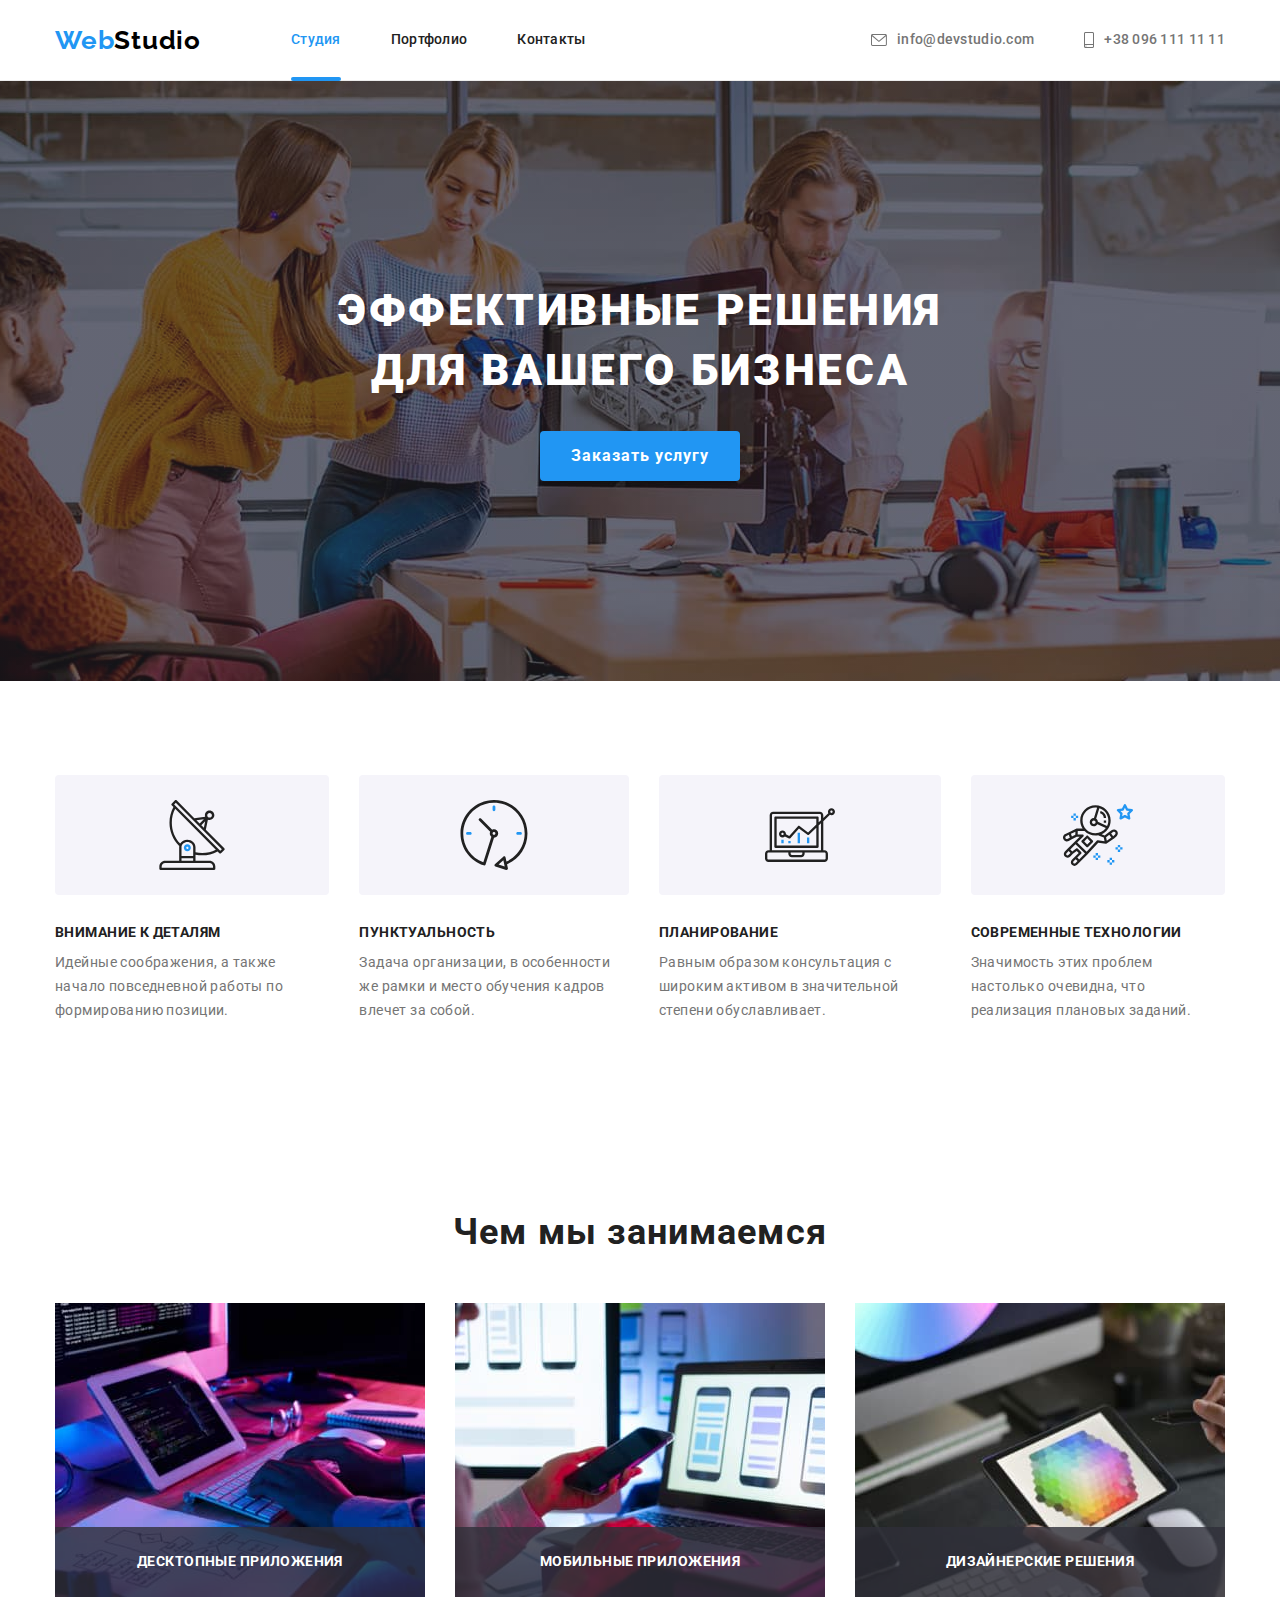
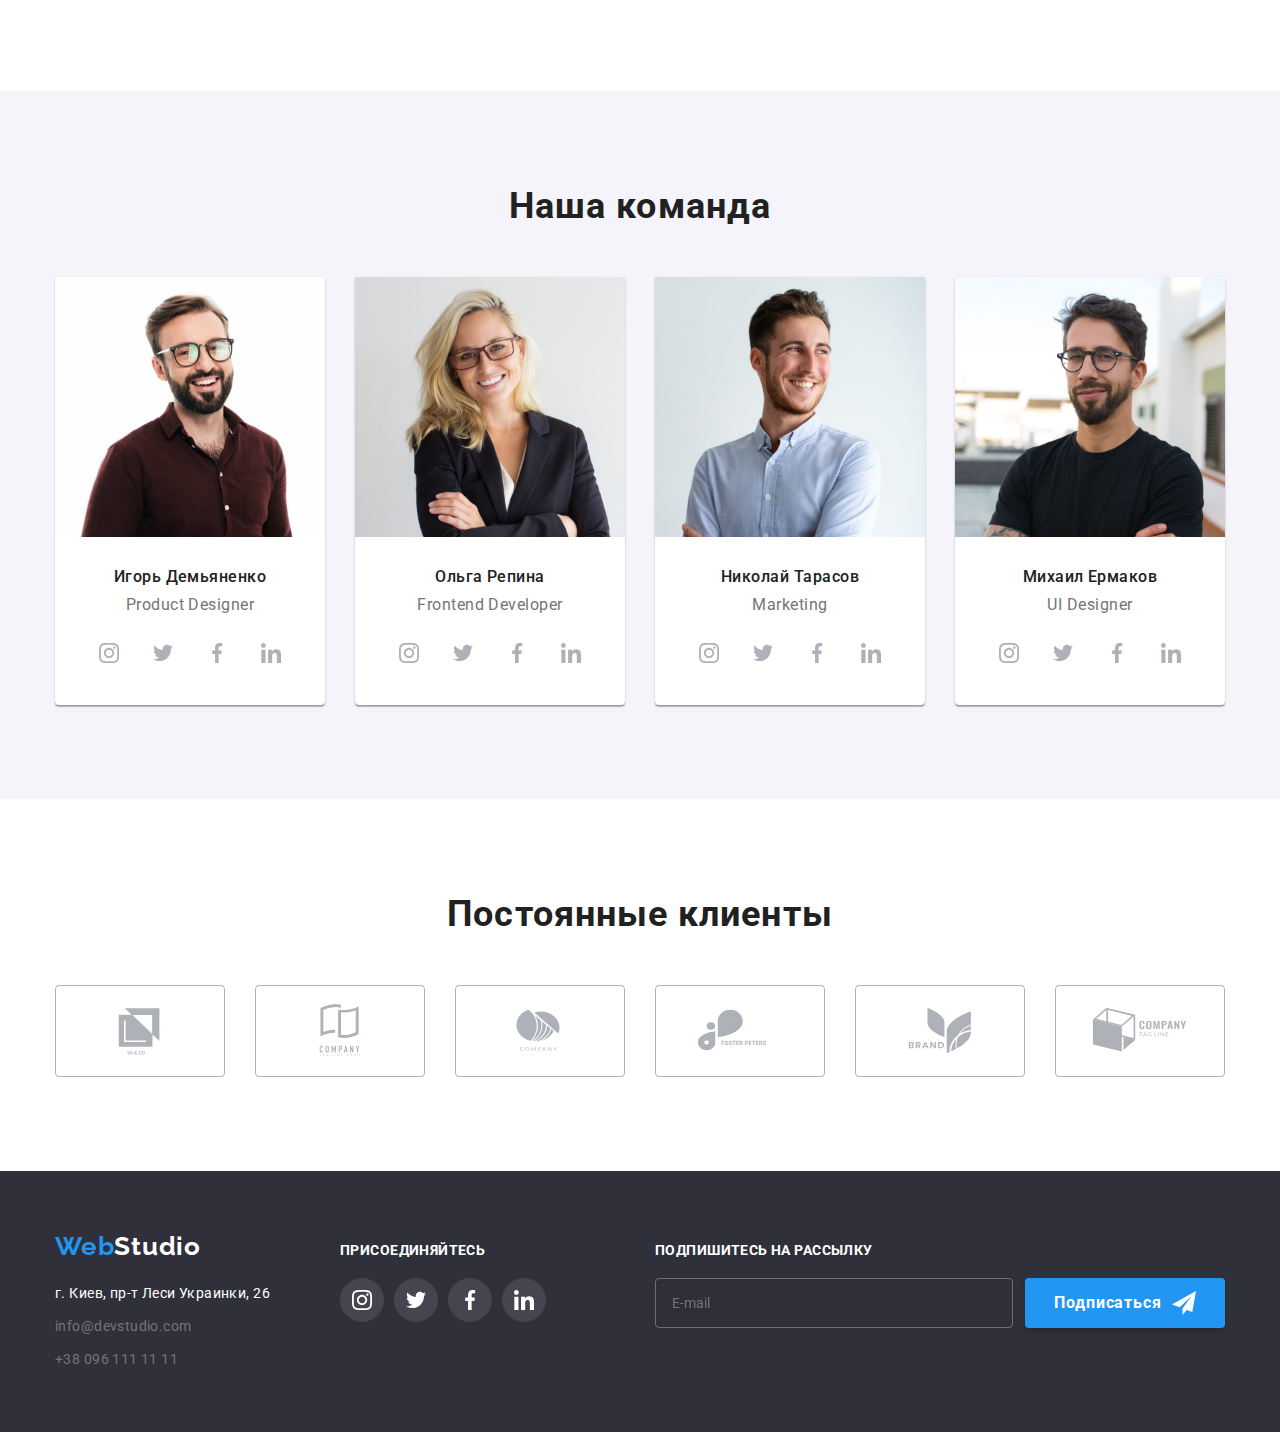
<file: index.html>
<!DOCTYPE html>
<html lang="ru">

<head>
  <meta charset="UTF-8" />
  <meta http-equiv="X-UA-Compatible" content="IE=edge" />
  <meta name="viewport" content="width=device-width, initial-scale=1.0" />
  <link rel="preconnect" href="https://fonts.googleapis.com">
  <link rel="preconnect" href="https://fonts.gstatic.com" crossorigin>
  <link href="https://fonts.googleapis.com/css2?family=Raleway:wght@700&family=Roboto:wght@400;500;700;900&display=swap"
    rel="stylesheet">
  <link rel="stylesheet" href="https://cdnjs.cloudflare.com/ajax/libs/modern-normalize/1.1.0/modern-normalize.min.css">
  <link rel="stylesheet" href="./css/main.min.css" />
  <title>WebStudio</title>
</head>

<body>
  <header class="header">
    <div class="header__container container">
      <nav class="nav">
        <a class="logo link" href="./index.html"><span class="logo__decoration">Web</span>Studio</a>
        <ul class="nav-list list">
          <li class="nav-list__item"><a class="header__link nav-list__link link nav-list__link--active"
              href="./index.html">Студия</a></li>
          <li class="nav-list__item"><a class="header__link nav-list__link link" href="./portfolio.html">Портфолио</a>
          </li>
          <li class="nav-list__item"><a class="header__link nav-list__link link" href="#">Контакты</a></li>
        </ul>
      </nav>
      <ul class="contacts-list list">
        <li class="contacts-list__item"><a class="header__link contacts-list__link link"
            href="mailto:info@devstudio.com">
            <svg class="contacts-list__icon" aria-label="связаться с нами по email" width="16px" height="12px">
              <use href="./images/symbol-defs.svg#icon-envelope"></use>
            </svg>
            info@devstudio.com</a></li>
        <li class="contacts-list__item"><a class="header__link contacts-list__link link" href="tel:+380961111111">
            <svg class="contacts-list__icon" aria-label="связаться с нами по телефону" width="10px" height="16px">
              <use href="./images/symbol-defs.svg#icon-smartphone"></use>
            </svg>
            +38 096 111 11 11</a></li>
      </ul>
    </div>
  </header>
  <main>
    <section class="hero">
      <h1 class="hero__title">Эффективные решения для вашего бизнеса</h1>
      <button class="btn" type="button" data-modal-open>Заказать услугу</button>
    </section>
    <section class="section benefits">
      <div class="container">
        <h2 class="benefits__title title">наши преимущества</h2>
        <ul class="benefits__list list">
          <li class="benefits__item">
            <div class="benefits__box"><svg class="icon" width="70px" height="70px" aria-hidden="true">
                <use href="./images/symbol-defs.svg#icon-antenna"></use>
              </svg></div>
            <h3 class="benefits__sub-title">Внимание к деталям</h3>
            <p class="benefits__text">
              Идейные соображения, а также начало повседневной работы по
              формированию позиции.
            </p>
          </li>
          <li class="benefits__item">
            <div class="benefits__box"><svg class="icon" width="70px" height="70px" aria-hidden="true">
                <use href="./images/symbol-defs.svg#icon-clock"></use>
              </svg></div>
            <h3 class="benefits__sub-title">Пунктуальность</h3>
            <p class="benefits__text">
              Задача организации, в особенности же рамки и место обучения кадров
              влечет за собой.
            </p>
          </li>
          <li class="benefits__item">
            <div class="benefits__box"><svg class="icon" width="70px" height="70px" aria-hidden="true">
                <use href="./images/symbol-defs.svg#icon-diagram"></use>
              </svg>
            </div>
            <h3 class="benefits__sub-title">Планирование</h3>
            <p class="benefits__text">
              Равным образом консультация с широким активом в значительной
              степени обуславливает.
            </p>
          </li>
          <li class="benefits__item">
            <div class="benefits__box"><svg class="icon" width="70px" height="70px" aria-hidden="true">
                <use href="./images/symbol-defs.svg#icon-astronaut"></use>
              </svg>
            </div>
            <h3 class="benefits__sub-title">Современные технологии</h3>
            <p class="benefits__text">
              Значимость этих проблем настолько очевидна, что реализация
              плановых заданий.
            </p>
          </li>
        </ul>
      </div>
    </section>
    <section class="section our-work">
      <div class="container">
        <h2 class="title">Чем мы занимаемся</h2>
        <ul class="our-work__list list">
          <li class="our-work__item">
            <a href="#"><img class="img" src="./images/image1.jpeg" alt="процес написания кода на компьютере"
                width="370" height="294" />
              <p class="our-work__text">Десктопные приложения</p>
            </a>
          </li>
          <li class="our-work__item">
            <a href="#"><img class="img" src="./images/image2.jpeg" alt="процес написания приложения для смартфона"
                width="370" height="294" />
              <p class="our-work__text">Мобильные приложения</p>
            </a>
          </li>
          <li class="our-work__item">
            <a href="#"><img class="img" src="./images/image3.jpeg" alt="дизайнер выбирает цвет из палитры на планшете"
                width="370" height="294" />
              <p class="our-work__text">Дизайнерские решения</p>
            </a>
          </li>
        </ul>
      </div>
    </section>
    <section class="section team">
      <div class="container">
        <h2 class="title">Наша команда</h2>
        <ul class="team-list list">
          <li class="employee">
            <img class="employee__photo img" src="./images/igor_demyanenko.jpeg" alt="фото Игоря Демьяненко" width="270"
              height="260" />
            <h3 class="employee__name">Игорь Демьяненко</h3>
            <p class="employee__job-title">Product Designer</p>
            <ul class="social-network list">
              <li class="network-item">
                <a class="social-network__link" href="#"><svg class="social-network__icon"
                    aria-label="перейти на профиль в instagram" width="20px" height="20px">
                    <use href="./images/symbol-defs.svg#icon-instagram"></use>
                  </svg></a>
              </li>
              <li class="network-item">
                <a class="social-network__link" href="#"><svg class="social-network__icon"
                    aria-label="перейти на профиль в twitter" width="20px" height="20px">
                    <use href="./images/symbol-defs.svg#icon-twitter"></use>
                  </svg></a>
              </li>
              <li class="network-item">
                <a class="social-network__link" href="#"><svg class="social-network__icon"
                    aria-label="перейти на профиль в facebook" width="20px" height="20px">
                    <use href="./images/symbol-defs.svg#icon-facebook"></use>
                  </svg></a>
              </li>
              <li class="network-item">
                <a class="social-network__link" href="#"><svg class="social-network__icon"
                    aria-label="перейти на профиль в linkedin" width="20px" height="20px">
                    <use href="./images/symbol-defs.svg#icon-linkedin"></use>
                  </svg></a>
              </li>
            </ul>
          </li>
          <li class="employee">
            <img class="employee__photo img" src="./images/olga_repina.jpeg" alt="фото Ольги Репиной" width="270" height="260" />
            <h3 class="employee__name">Ольга Репина</h3>
            <p class="employee__job-title">Frontend Developer</p>
            <ul class="social-network list">
              <li class="network-item">
                <a class="social-network__link" href="#"><svg class="social-network__icon"
                    aria-label="перейти на профиль в instagram" width="20px" height="20px">
                    <use href="./images/symbol-defs.svg#icon-instagram"></use>
                  </svg></a>
              </li>
              <li class="network-item">
                <a class="social-network__link" href="#"><svg class="social-network__icon"
                    aria-label="перейти на профиль в twitter" width="20px" height="20px">
                    <use href="./images/symbol-defs.svg#icon-twitter"></use>
                  </svg></a>
              </li>
              <li class="network-item">
                <a class="social-network__link" href="#"><svg class="social-network__icon"
                    aria-label="перейти на профиль в facebook" width="20px" height="20px">
                    <use href="./images/symbol-defs.svg#icon-facebook"></use>
                  </svg></a>
              </li>
              <li class="network-item">
                <a class="social-network__link" href="#"><svg class="social-network__icon"
                    aria-label="перейти на профиль в linkedin" width="20px" height="20px">
                    <use href="./images/symbol-defs.svg#icon-linkedin"></use>
                  </svg></a>
              </li>
            </ul>
          </li>
          <li class="employee">
            <img class="employee__photo img" src="./images/nikolay_tarasov.jpeg" alt="фото Николая Тарасова" width="270"
              height="260" />
            <h3 class="employee__name">Николай Тарасов</h3>
            <p class="employee__job-title">Marketing</p>
            <ul class="social-network list">
              <li class="network-item">
                <a class="social-network__link" href="#"><svg class="social-network__icon"
                    aria-label="перейти на профиль в instagram" width="20px" height="20px">
                    <use href="./images/symbol-defs.svg#icon-instagram"></use>
                  </svg></a>
              </li>
              <li class="network-item">
                <a class="social-network__link" href="#"><svg class="social-network__icon"
                    aria-label="перейти на профиль в twitter" width="20px" height="20px">
                    <use href="./images/symbol-defs.svg#icon-twitter"></use>
                  </svg></a>
              </li>
              <li class="network-item">
                <a class="social-network__link" href="#"><svg class="social-network__icon"
                    aria-label="перейти на профиль в facebook" width="20px" height="20px">
                    <use href="./images/symbol-defs.svg#icon-facebook"></use>
                  </svg></a>
              </li>
              <li class="network-item">
                <a class="social-network__link" href="#"><svg class="social-network__icon"
                    aria-label="перейти на профиль в linkedin" width="20px" height="20px">
                    <use href="./images/symbol-defs.svg#icon-linkedin"></use>
                  </svg></a>
              </li>
            </ul>
          </li>
          <li class="employee">
            <img class="employee__photo img" src="./images/mikhail_ermakov.jpeg" alt="фото Михаила Ермакова" width="270"
              height="260" />
            <h3 class="employee__name">Михаил Ермаков</h3>
            <p class="employee__job-title">UI Designer</p>
            <ul class="social-network list">
              <li class="network-item">
                <a class="social-network__link" href="#"><svg class="social-network__icon"
                    aria-label="перейти на профиль в instagram" width="20px" height="20px">
                    <use href="./images/symbol-defs.svg#icon-instagram"></use>
                  </svg></a>
              </li>
              <li class="network-item">
                <a class="social-network__link" href="#"><svg class="social-network__icon"
                    aria-label="перейти на профиль в twitter" width="20px" height="20px">
                    <use href="./images/symbol-defs.svg#icon-twitter"></use>
                  </svg></a>
              </li>
              <li class="network-item">
                <a class="social-network__link" href="#"><svg class="social-network__icon"
                    aria-label="перейти на профиль в facebook" width="20px" height="20px">
                    <use href="./images/symbol-defs.svg#icon-facebook"></use>
                  </svg></a>
              </li>
              <li class="network-item">
                <a class="social-network__link" href="#"><svg class="social-network__icon"
                    aria-label="перейти на профиль в linkedin" width="20px" height="20px">
                    <use href="./images/symbol-defs.svg#icon-linkedin"></use>
                  </svg></a>
              </li>
            </ul>
          </li>
        </ul>
      </div>
    </section>
    <section class="section">
      <div class="container">
        <h2 class="title">Постоянные клиенты</h2>
        <ul class="our-clients list">
          <li class="our-clients__item">
            <a class="our-clients__link" href="#">
              <svg class="our-clients__icon" aria-label="перейти на сайт нашего клиента" width="106px" height="60px">
                <use href="./images/symbol-defs.svg#icon-Logo1"></use>
              </svg>
            </a>
          </li>
          <li class="our-clients__item">
            <a class="our-clients__link" href="#">
              <svg class="our-clients__icon" aria-label="перейти на сайт нашего клиента" width="106px" height="60px">
                <use href="./images/symbol-defs.svg#icon-Logo2"></use>
              </svg>
            </a>
          </li>
          <li class="our-clients__item">
            <a class="our-clients__link" href="#">
              <svg class="our-clients__icon" aria-label="перейти на сайт нашего клиента" width="106px" height="60px">
                <use href="./images/symbol-defs.svg#icon-Logo3"></use>
              </svg>
            </a>
          </li>
          <li class="our-clients__item">
            <a class="our-clients__link" href="#">
              <svg class="our-clients__icon" aria-label="перейти на сайт нашего клиента" width="106px" height="60px">
                <use href="./images/symbol-defs.svg#icon-Logo4"></use>
              </svg>
            </a>
          </li>
          <li class="our-clients__item">
            <a class="our-clients__link" href="#">
              <svg class="our-clients__icon" aria-label="перейти на сайт нашего клиента" width="106px" height="60px">
                <use href="./images/symbol-defs.svg#icon-Logo5"></use>
              </svg>
            </a>
          </li>
          <li class="our-clients__item">
            <a class="our-clients__link" href="#">
              <svg class="our-clients__icon" aria-label="перейти на сайт нашего клиента" width="106px" height="60px">
                <use href="./images/symbol-defs.svg#icon-Logo6"></use>
              </svg>
            </a>
          </li>
        </ul>
      </div>
    </section>
  </main>
  <footer class="footer">
    <div class="footer__container container">
      <div>
        <a class="footer__logo logo link" href="./index.html"><span class="logo__decoration">Web</span>Studio</a>
        <address class="address">
          <ul class="address__list list">
            <li class="address__item"><a class="address__link address__link--light link" href="#">г. Киев, пр-т Леси
                Украинки, 26</a></li>
            <li class="address__item"><a class="address__link link"
                href="mailto:info@devstudio.com">info@devstudio.com</a></li>
            <li class="address__item"><a class="address__link link" href="tel:+380961111111">+38 096 111 11 11</a></li>
          </ul>
        </address>
      </div>
      <div class="social-network-block">
        <p class="subscription-title">присоединяйтесь</p>
        <ul class="social-network list">
          <li class="network-item">
            <a class="social-network__link social-network__link--dark" href="#"><svg
                class="social-network__icon social-network__icon--light" aria-label="перейти на профиль в instagram" width="20px"
                height="20px">
                <use href="./images/symbol-defs.svg#icon-instagram"></use>
              </svg></a>
          </li>
          <li class="network-item">
            <a class="social-network__link social-network__link--dark" href="#"><svg
                class="social-network__icon social-network__icon--light" aria-label="перейти на профиль в twitter" width="20px"
                height="20px">
                <use href="./images/symbol-defs.svg#icon-twitter"></use>
              </svg></a>
          </li>
          <li class="network-item">
            <a class="social-network__link social-network__link--dark" href="#"><svg
                class="social-network__icon social-network__icon--light" aria-label="перейти на профиль в facebook" width="20px"
                height="20px">
                <use href="./images/symbol-defs.svg#icon-facebook"></use>
              </svg></a>
          </li>
          <li class="network-item">
            <a class="social-network__link social-network__link--dark" href="#"><svg
                class="social-network__icon social-network__icon--light" aria-label="перейти на профиль в linkedin" width="20px"
                height="20px">
                <use href="./images/symbol-defs.svg#icon-linkedin"></use>
              </svg></a>
          </li>
        </ul>
      </div>
      <div class="subscription">
        <form>
          <p class="subscription-title">подпишитесь на рассылку</p>
          <div class="subscription__form"><label>
              <input class="subscription__input" type="email" name="mail" placeholder="E-mail">
            </label>
            <button class="btn" type="submit">Подписаться
              <svg class="subscription__icon" width="24px" height="24px">
                <use href="./images/symbol-defs.svg#icon-send"></use>
              </svg>
            </button>
          </div>
        </form>
      </div>
    </div>

  </footer>
  <div class="backdrop is-hidden" data-modal>
    <div class="modal">
      <button class="btn-close" type="button" data-modal-close><svg width="18px" height="18px">
          <use href="./images/symbol-defs.svg#icon-close-black"></use>
        </svg></button>
      <p class="modal__title">Оставьте свои данные, мы вам перезвоним</p>
      <form class="modal__form">
        <div class="modal__inner"><label class="modal__label" for="user-name">Имя</label>
          <div class="input__field">
            <input class="modal__input" type="text" name="user-name" id="user-name">
            <svg class="modal__icon" width="12px" height="12px">
              <use href="./images/symbol-defs.svg#icon-name"></use>
            </svg>
          </div>
        </div>
        <div class="modal__inner"><label class="modal__label" for="user-tel">Телефон</label>
          <div class="input__field">
            <input class="modal__input" type="tel" name="user-tel" id="user-tel">
            <svg class="modal__icon" width="13px" height="13px">
              <use href="./images/symbol-defs.svg#icon-phone"></use>
            </svg>
          </div>
        </div>
        <div class="modal__inner"><label class="modal__label" for="user-mail">Почта</label>
          <div class="input__field">
            <input class="modal__input" type="email" name="user-mail" id="user-mail">
            <svg class="modal__icon" width="15px" height="12px">
              <use href="./images/symbol-defs.svg#icon-mail"></use>
            </svg>
          </div>
        </div>
        <div class="modal__inner"><label class="modal__label" for="coment">Комментарий</label>
          <div class="input__field"><textarea class="modal__textarea" name="coment" id="coment"
              placeholder="Введите текст"></textarea></div>
        </div>
        <div class="checkbox">
          <label class="checkbox__label">
            <input class="checkbox__input" type="checkbox" name="checkbox">
            <span class="checkbox__icon"></span>
            <div>Соглашаюсь с рассылкой и принимаю <span class="checkbox__link"> Условия договора</span></div></label>
        </div>
        <button class="btn modal__btn" type="submit">Отправить</button>
      </form>
    </div>
  </div>
  <script src="./js/modal.js"></script>
</body>

</html>
</file>
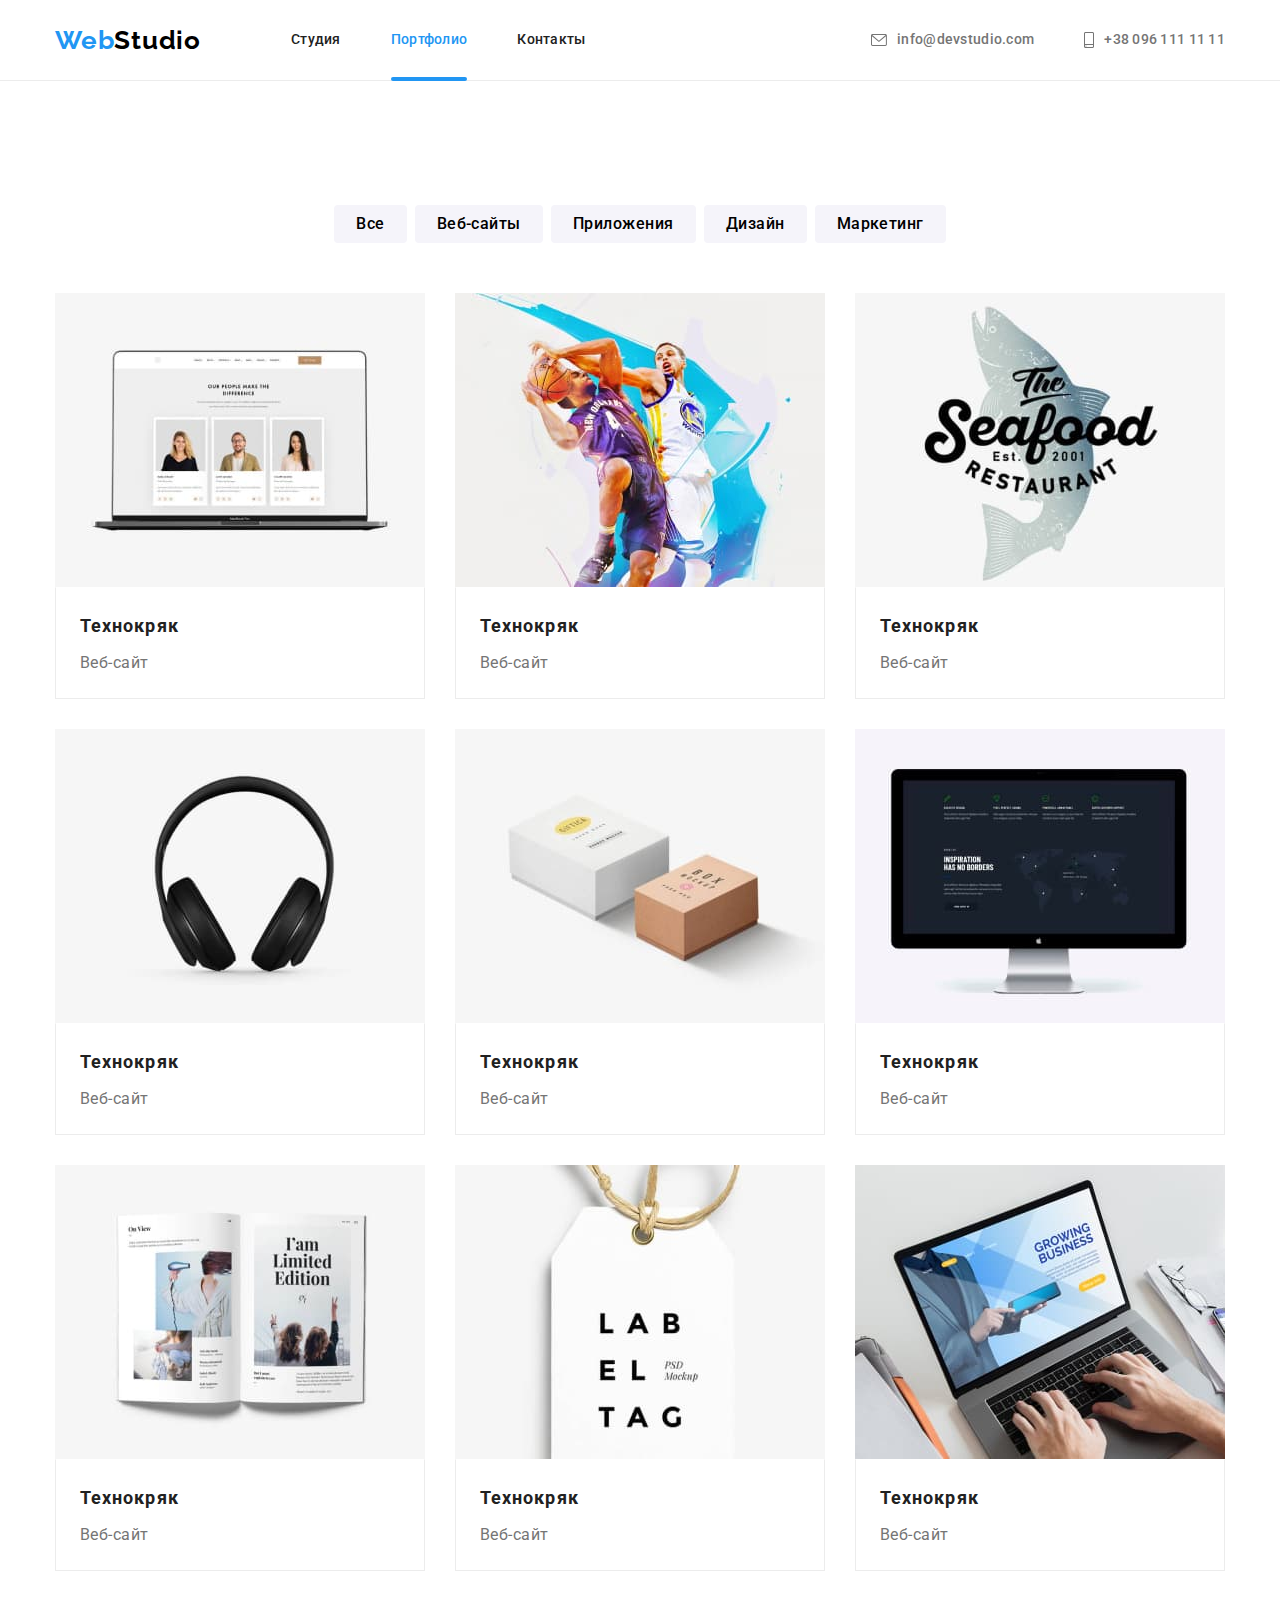
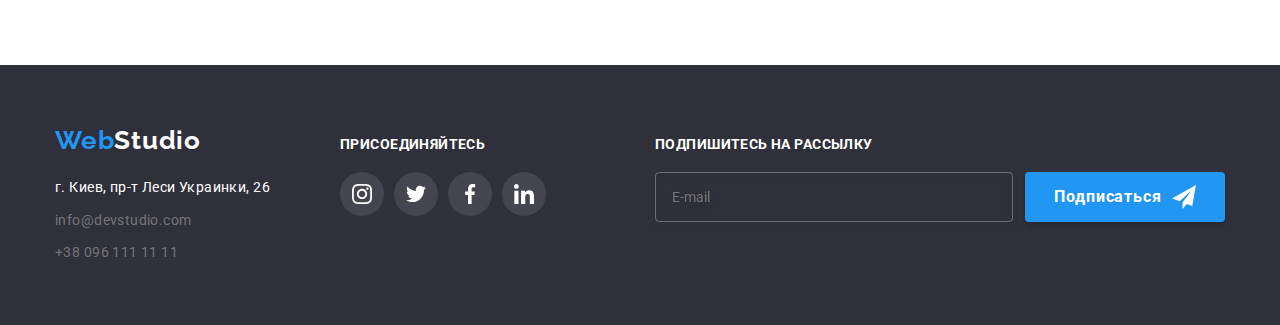
<file: portfolio.html>
<!DOCTYPE html>
<html lang="ru">

<head>
  <meta charset="UTF-8" />
  <meta http-equiv="X-UA-Compatible" content="IE=edge" />
  <meta name="viewport" content="width=device-width, initial-scale=1.0" />
  <link rel="preconnect" href="https://fonts.googleapis.com">
  <link rel="preconnect" href="https://fonts.gstatic.com" crossorigin>
  <link href="https://fonts.googleapis.com/css2?family=Raleway:wght@700&family=Roboto:wght@400;500;700;900&display=swap"
    rel="stylesheet">
  <link rel="stylesheet" href="https://cdnjs.cloudflare.com/ajax/libs/modern-normalize/1.1.0/modern-normalize.min.css">
  <link rel="stylesheet" href="./css/main.min.css">
  <title>WebStudio</title>
</head>

<body>
  <header class="header">
    <div class="header__container container">
      <nav class="nav">
        <a class="logo link" href="./index.html"><span class="logo__decoration">Web</span>Studio</a>
        <ul class="nav-list list">
          <li class="nav-list__item"><a class="header__link nav-list__link link" href="./index.html">Студия</a></li>
          <li class="nav-list__item"><a class="header__link nav-list__link link nav-list__link--active"
              href="./portfolio.html">Портфолио</a></li>
          <li class="nav-list__item"><a class="header__link nav-list__link link" href="#">Контакты</a></li>
        </ul>
      </nav>
      <ul class="contacts-list list">
        <li class="contacts-list__item"><a class="header__link contacts-list__link link"
            href="mailto:info@devstudio.com">
            <svg class="contacts-list__icon" aria-label="связаться с нами по email" width="16px" height="12px">
              <use href="./images/symbol-defs.svg#icon-envelope"></use>
            </svg>
            info@devstudio.com</a></li>
        <li class="contacts-list__item"><a class="header__link contacts-list__link link" href="tel:+380961111111">
            <svg class="contacts-list__icon" aria-label="связаться с нами по телефону" width="10px" height="16px">
              <use href="./images/symbol-defs.svg#icon-smartphone"></use>
            </svg>
            +38 096 111 11 11</a></li>
      </ul>
    </div>
  </header>
  <main>
    <section class="section menu">
      <div class="container">
        <h1 class="menu__title title">Портфолио</h1>
        <ul class="menu__list list">
          <li class="menu__item"><button class="menu__btn" type="button">Все</button></li>
          <li class="menu__item"><button class="menu__btn" type="button">Веб-сайты</button></li>
          <li class="menu__item"><button class="menu__btn" type="button">Приложения</button></li>
          <li class="menu__item"><button class="menu__btn" type="button">Дизайн</button></li>
          <li class="menu__item"><button class="menu__btn" type="button">Маркетинг</button></li>
        </ul>
        <ul class="portfolio list">
          <li class="project">
            <a class="project__link link" href="#">
              <div class="project__cover">
                <img class="project__img img" src="./images/laptop.jpeg" alt="включенный ноутбук" width="370"
                  height="294">
                <div class="overlay">
                  <p class="overlay__text">
                    Ресурс предлагает комплексные предложения с разным уровнем функционала и сервисов.
                    Все это позволит
                    посетителю получить
                    исчерпывающие сведения о компании или частном лице.
                  </p>
                </div>
              </div>
              <div class="description">
                <h2 class="project__name">Технокряк</h2>
                <p class="project__type">Веб-сайт</p>
              </div>
            </a>
          </li>
          <li class="project">
            <a class="project__link link" href="#">
              <div class="project__cover">
                <img class="project__img img" src="./images/two-players.jpeg" alt="включенный ноутбук" width="370"
                  height="294">
                <div class="overlay">
                  <p class="overlay__text">
                    Ресурс предлагает комплексные предложения с разным уровнем функционала и сервисов.
                    Все это позволит
                    посетителю получить
                    исчерпывающие сведения о компании или частном лице.
                  </p>
                </div>
              </div>
              <div class="description">
                <h2 class="project__name">Технокряк</h2>
                <p class="project__type">Веб-сайт</p>
              </div>
            </a>
          </li>
          <li class="project">
            <a class="project__link link" href="#">
              <div class="project__cover">
                <img class="project__img img" src="./images/logo-fish.jpeg" alt="включенный ноутбук" width="370"
                  height="294">
                <div class="overlay">
                  <p class="overlay__text">
                    Ресурс предлагает комплексные предложения с разным уровнем функционала и сервисов.
                    Все это позволит
                    посетителю получить
                    исчерпывающие сведения о компании или частном лице.
                  </p>
                </div>
              </div>
              <div class="description">
                <h2 class="project__name">Технокряк</h2>
                <p class="project__type">Веб-сайт</p>
              </div>
            </a>
          </li>
          <li class="project">
            <a class="project__link link" href="#">
              <div class="project__cover">
                <img class="project__img img" src="./images/headphones.jpeg" alt="включенный ноутбук" width="370"
                  height="294">
                <div class="overlay">
                  <p class="overlay__text">
                    Ресурс предлагает комплексные предложения с разным уровнем функционала и сервисов.
                    Все это позволит
                    посетителю получить
                    исчерпывающие сведения о компании или частном лице.
                  </p>
                </div>
              </div>
              <div class="description">
                <h2 class="project__name">Технокряк</h2>
                <p class="project__type">Веб-сайт</p>
              </div>
            </a>
          </li>
          <li class="project">
            <a class="project__link link" href="#">
              <div class="project__cover">
                <img class="project__img img" src="./images/two-boxes.jpeg" alt="включенный ноутбук" width="370"
                  height="294">
                <div class="overlay">
                  <p class="overlay__text">
                    Ресурс предлагает комплексные предложения с разным уровнем функционала и сервисов.
                    Все это позволит
                    посетителю получить
                    исчерпывающие сведения о компании или частном лице.
                  </p>
                </div>
              </div>
              <div class="description">
                <h2 class="project__name">Технокряк</h2>
                <p class="project__type">Веб-сайт</p>
              </div>
            </a>
          </li>
          <li class="project">
            <a class="project__link link" href="#">
              <div class="project__cover">
                <img class="project__img img" src="./images/monitor.jpeg" alt="включенный ноутбук" width="370"
                  height="294">
                <div class="overlay">
                  <p class="overlay__text">
                    Ресурс предлагает комплексные предложения с разным уровнем функционала и сервисов.
                    Все это позволит
                    посетителю получить
                    исчерпывающие сведения о компании или частном лице.
                  </p>
                </div>
              </div>
              <div class="description">
                <h2 class="project__name">Технокряк</h2>
                <p class="project__type">Веб-сайт</p>
              </div>
            </a>
          </li>
          <li class="project">
            <a class="project__link link" href="#">
              <div class="project__cover">
                <img class="project__img img" src="./images/open_book.jpeg" alt="включенный ноутбук" width="370"
                  height="294">
                <div class="overlay">
                  <p class="overlay__text">
                    Ресурс предлагает комплексные предложения с разным уровнем функционала и сервисов.
                    Все это позволит
                    посетителю получить
                    исчерпывающие сведения о компании или частном лице.
                  </p>
                </div>
              </div>
              <div class="description">
                <h2 class="project__name">Технокряк</h2>
                <p class="project__type">Веб-сайт</p>
              </div>
            </a>
          </li>
          <li class="project">
            <a class="project__link link" href="#">
              <div class="project__cover">
                <img class="project__img img" src="./images/tag.jpeg" alt="включенный ноутбук" width="370" height="294">
                <div class="overlay">
                  <p class="overlay__text">
                    Ресурс предлагает комплексные предложения с разным уровнем функционала и сервисов.
                    Все это позволит
                    посетителю получить
                    исчерпывающие сведения о компании или частном лице.
                  </p>
                </div>
              </div>
              <div class="description">
                <h2 class="project__name">Технокряк</h2>
                <p class="project__type">Веб-сайт</p>
              </div>
            </a>
          </li>
          <li class="project">
            <a class="project__link link" href="#">
              <div class="project__cover">
                <img class="project__img img" src="./images/work-on-laptop.jpeg" alt="включенный ноутбук" width="370"
                  height="294">
                <div class="overlay">
                  <p class="overlay__text">
                    Ресурс предлагает комплексные предложения с разным уровнем функционала и сервисов.
                    Все это позволит
                    посетителю получить
                    исчерпывающие сведения о компании или частном лице.
                  </p>
                </div>
              </div>
              <div class="description">
                <h2 class="project__name">Технокряк</h2>
                <p class="project__type">Веб-сайт</p>
              </div>
            </a>
          </li>
        </ul>
      </div>
    </section>
  </main>
  <footer class="footer">
    <div class="footer__container container">
      <div>
        <a class="footer__logo logo link" href="./index.html"><span class="logo__decoration">Web</span>Studio</a>
        <address class="address">
          <ul class="address__list list">
            <li class="address__item"><a class="address__link address__link--light link" href="#">г. Киев, пр-т Леси
                Украинки, 26</a></li>
            <li class="address__item"><a class="address__link link"
                href="mailto:info@devstudio.com">info@devstudio.com</a></li>
            <li class="address__item"><a class="address__link link" href="tel:+380961111111">+38 096 111 11 11</a></li>
          </ul>
        </address>
      </div>
      <div class="social-network-block">
        <p class="subscription-title">присоединяйтесь</p>
        <ul class="social-network list">
          <li class="network-item">
            <a class="social-network__link social-network__link--dark" href="#"><svg
                class="social-network__icon social-network__icon--light" aria-label="перейти на профиль в instagram"
                width="20px" height="20px">
                <use href="./images/symbol-defs.svg#icon-instagram"></use>
              </svg></a>
          </li>
          <li class="network-item">
            <a class="social-network__link social-network__link--dark" href="#"><svg
                class="social-network__icon social-network__icon--light" aria-label="перейти на профиль в twitter"
                width="20px" height="20px">
                <use href="./images/symbol-defs.svg#icon-twitter"></use>
              </svg></a>
          </li>
          <li class="network-item">
            <a class="social-network__link social-network__link--dark" href="#"><svg
                class="social-network__icon social-network__icon--light" aria-label="перейти на профиль в facebook"
                width="20px" height="20px">
                <use href="./images/symbol-defs.svg#icon-facebook"></use>
              </svg></a>
          </li>
          <li class="network-item">
            <a class="social-network__link social-network__link--dark" href="#"><svg
                class="social-network__icon social-network__icon--light" aria-label="перейти на профиль в linkedin"
                width="20px" height="20px">
                <use href="./images/symbol-defs.svg#icon-linkedin"></use>
              </svg></a>
          </li>
        </ul>
      </div>
      <div class="subscription">
        <form>
          <p class="subscription-title">подпишитесь на рассылку</p>
          <div class="subscription__form"><label>
              <input class="subscription__input" type="email" name="mail" placeholder="E-mail">
            </label>
            <button class="btn" type="submit">Подписаться
              <svg class="subscription__icon" width="24px" height="24px">
                <use href="./images/symbol-defs.svg#icon-send"></use>
              </svg>
            </button>
          </div>
        </form>
      </div>
    </div>

  </footer>
</body>

</html>
</file>
<file: css/main.min.css>
h1,h2,h3,ul,p{margin:0;padding:0}body{font-family:"Roboto",sans-serif;color:var(--text-color-primary)}.list{list-style:none}.link{text-decoration:none}.img{display:block;height:auto}:root{--basic-background-color: #ffffff;--brand-background-color: #2f303a;--section-background-color: #e5e5e5;--section-background-color-comand: #f5f4fa;--text-color-accent: #2196f3;--text-color-primary: #212121;--text-color-secondary: #757575;--color-logo: #000000;--section-background-menu: #eeeeee;--header-border-color: #ececec;--border-color: #afb1b8;--footer-background-color-link: #44454e;--transition-animation: 2000ms cubic-bezier(0.4, 0, 0.2, 1);--button-hover-color: #188ce8;--overlay-color: rgba(33, 150, 243, 0.9);--placeholder-color: rgba(117, 117, 117, 0.5);--shadow-btn: 0px 4px 4px rgba(0, 0, 0, 0.15);--shadow-employee-card: 0px 1px 3px rgba(0, 0, 0, 0.12), 0px 1px 1px rgba(0, 0, 0, 0.14), 0px 2px 1px rgba(0, 0, 0, 0.2);--shadow-menu-btn: 0px 3px 1px rgba(0, 0, 0, 0.1), 0px 1px 2px rgba(0, 0, 0, 0.08), 0px 2px 2px rgba(0, 0, 0, 0.12);--shadow-project: 0px 1px 1px rgba(0, 0, 0, 0.12), 0px 4px 4px rgba(0, 0, 0, 0.06), 1px 4px 6px rgba(0, 0, 0, 0.16)}.address{margin-right:70px}.address__item:not(:last-child){margin-bottom:9px}.address__link{color:var(--text-color-secondary);font-style:normal}.address__link--light{color:var(--basic-background-color)}.backdrop{position:fixed;top:0;left:0;width:100%;height:100%;background-color:rgba(0,0,0,.2);-webkit-transition:opacity var(--transition-animation),visibility var(--transition-animation);transition:opacity var(--transition-animation),visibility var(--transition-animation)}.benefits{background-color:var(--header-background-color)}.benefits__title{display:none}.benefits__list{display:-webkit-box;display:-ms-flexbox;display:flex}.benefits__item:not(:first-child){margin-left:30px}.benefits__box{display:-webkit-box;display:-ms-flexbox;display:flex;-webkit-box-align:center;-ms-flex-align:center;align-items:center;-webkit-box-pack:center;-ms-flex-pack:center;justify-content:center;background-color:var(--section-background-color-comand);height:270px;height:120px;margin-bottom:30px;border-radius:4px}.benefits__sub-title{font-weight:700;font-size:14px;line-height:1.14;letter-spacing:.03em;text-transform:uppercase;margin-bottom:10px}.benefits__text{color:var(--text-color-secondary);font-size:14px;line-height:1.71;letter-spacing:.03em}.btn{display:-webkit-box;display:-ms-flexbox;display:flex;-webkit-box-align:center;-ms-flex-align:center;align-items:center;-webkit-box-pack:center;-ms-flex-pack:center;justify-content:center;text-align:center;margin:0 auto;width:200px;height:50px;background-color:var(--text-color-accent);color:var(--basic-background-color);border:0;font-weight:700;font-size:16px;line-height:1.87;cursor:pointer;letter-spacing:.06em;border-radius:4px;-webkit-box-shadow:var(--shadow-btn);box-shadow:var(--shadow-btn)}.btn:hover{background-color:var(--button-hover-color)}.btn-close{display:-webkit-box;display:-ms-flexbox;display:flex;-webkit-box-align:center;-ms-flex-align:center;align-items:center;position:absolute;top:8px;right:8px;height:30px;width:30px;border-radius:50%;border:1px solid rgba(0,0,0,.1);background-color:rgba(0,0,0,0);cursor:pointer}.btn-close:hover{fill:var(--text-color-accent);-webkit-transition:var(--transition-animation);transition:var(--transition-animation)}.checkbox{margin-top:20px}.checkbox__icon{width:16px;height:15px;display:inline-block;border:2px solid var(--text-color-primary);border-radius:2px;-webkit-transition:var(--transition-animation);transition:var(--transition-animation);margin-right:9px}.checkbox__label{font-size:14px;line-height:1.7142857143;letter-spacing:.03em;color:var(--text-color-secondary);display:-webkit-box;display:-ms-flexbox;display:flex;-webkit-box-align:center;-ms-flex-align:center;align-items:center;-webkit-box-pack:center;-ms-flex-pack:center;justify-content:center}.checkbox__input{-webkit-appearance:none;-moz-appearance:none;appearance:none}.checkbox__link{color:var(--text-color-accent);text-decoration:underline;cursor:pointer}.checkbox__input:checked+.checkbox__icon{background-image:url(../images/check.svg);height:15px;width:16px;background-origin:border-box;background-size:contain;border-color:rgba(0,0,0,0);background-repeat:no-repeat;-webkit-transition:var(--transition-animation);transition:var(--transition-animation)}.contacts-list{display:-webkit-box;display:-ms-flexbox;display:flex;margin-left:auto}.contacts-list__item:not(:last-child){margin-right:50px}.contacts-list__link{display:-webkit-inline-box;display:-ms-inline-flexbox;display:inline-flex;-webkit-box-align:center;-ms-flex-align:center;align-items:center;color:var(--text-color-secondary)}.contacts-list__icon{margin-right:10px;fill:var(--text-color-secondary)}.contacts-list__link:hover .contacts-list__icon,.contacts-list__link:focus .contacts-list__icon{fill:var(--text-color-accent);-webkit-transition:var(--transition-animation);transition:var(--transition-animation)}.container{width:1200px;padding:0 15px;margin:0 auto}.description{border:1px solid var(--header-border-color);border-top:1px solid rgba(0,0,0,0);padding:20px 24px;margin-bottom:0}.employee{width:270px;outline:1px;background-color:var(--basic-background-color);-webkit-box-shadow:var(--shadow-employee-card);box-shadow:var(--shadow-employee-card);border-radius:0px 0px 4px 4px}.employee__photo{margin-bottom:30px}.employee__name{font-weight:500;font-size:16px;line-height:1.19;text-align:center;letter-spacing:.03em;margin-bottom:10px}.employee__job-title{color:var(--text-color-secondary);font-size:16px;line-height:1.18;text-align:center;letter-spacing:.03em;margin-bottom:16px}.logo{font-family:"Raleway",sans-serif;font-weight:700;font-size:26px;line-height:1.19;letter-spacing:.03em;color:var(--color-logo)}.logo__decoration{color:var(--text-color-accent)}.footer{padding-top:60px;padding-bottom:60px;background-color:var(--brand-background-color);font-size:14px;line-height:1.71;letter-spacing:.03em}.footer__container{display:-webkit-box;display:-ms-flexbox;display:flex;-webkit-box-align:baseline;-ms-flex-align:baseline;align-items:baseline}.footer__logo{color:var(--basic-background-color);margin-bottom:20px;display:block}.header{font-weight:500;font-size:14px;line-height:1.14;letter-spacing:.02em;border-bottom:1px solid var(--header-border-color);background-color:var(--header-background-color)}.header__container{display:-webkit-box;display:-ms-flexbox;display:flex;-webkit-box-align:center;-ms-flex-align:center;align-items:center}.header__link{display:-webkit-box;display:-ms-flexbox;display:flex;padding:32px 0}.header__link:hover,.header__link:focus{color:var(--text-color-accent);-webkit-transition:var(--transition-animation);transition:var(--transition-animation)}.hero{background-color:var(--brand-background-color);text-align:center;height:600px;max-width:1600px;padding:200px 0;margin:0 auto;background-image:-webkit-gradient(linear, left top, right top, from(rgba(47, 48, 58, 0.4)), to(rgba(47, 48, 58, 0.4))),url(../images/Img.jpeg);background-image:linear-gradient(to right, rgba(47, 48, 58, 0.4), rgba(47, 48, 58, 0.4)),url(../images/Img.jpeg);background-repeat:no-repeat;background-size:cover;background-position:center}.hero__title{font-weight:900;font-size:44px;line-height:1.36;letter-spacing:.06em;text-transform:uppercase;color:var(--basic-background-color);margin-bottom:30px;margin-left:auto;margin-right:auto;width:696px}.is-hidden{opacity:0;visibility:hidden;pointer-events:none}.is-hidden .modal{-webkit-transform:translate(-50%, -50%) scale(1.1);transform:translate(-50%, -50%) scale(1.1)}.input__field{position:relative;display:-webkit-box;display:-ms-flexbox;display:flex;-webkit-box-align:center;-ms-flex-align:center;align-items:center}.input__field:focus-within .modal__icon{fill:var(--text-color-accent);-webkit-transition:var(--transition-animation);transition:var(--transition-animation)}.input__field:focus-within .modal__input,.input__field:focus-within .modal__textarea{border-color:var(--text-color-accent);-webkit-transition:var(--transition-animation);transition:var(--transition-animation)}.menu{background-color:var(--header-background-color)}.menu__title{display:none}.menu__list{display:-webkit-box;display:-ms-flexbox;display:flex;margin-bottom:50px;-webkit-box-pack:center;-ms-flex-pack:center;justify-content:center}.menu__item:not(:last-child){margin-right:8px}.menu__btn{background-color:var(--section-background-color-comand);font-weight:500;font-size:16px;line-height:1.62;text-align:center;letter-spacing:.03em;padding:6px 22px;border:0;cursor:pointer;border-radius:4px}.menu__btn{margin-top:30px}.menu__btn:hover{background-color:var(--text-color-accent);color:var(--basic-background-color);-webkit-box-shadow:var(--shadow-menu-btn);box-shadow:var(--shadow-menu-btn);-webkit-transition:var(--transition-animation);transition:var(--transition-animation)}.modal{position:absolute;padding:40px;top:50%;left:50%;-webkit-transform:scale(1) translate(-50%, -50%);transform:scale(1) translate(-50%, -50%);min-width:528px;min-height:581px;background-color:var(--basic-background-color);-webkit-box-shadow:var(--shadow-employee-card);box-shadow:var(--shadow-employee-card);border-radius:4px;-webkit-transition:-webkit-transform var(--transition-animation);transition:-webkit-transform var(--transition-animation);transition:transform var(--transition-animation);transition:transform var(--transition-animation), -webkit-transform var(--transition-animation)}.modal__title{font-weight:700;font-size:20px;line-height:1.15;text-align:center;letter-spacing:.03em;color:var(--text-color-primary)}.modal__inner{margin-top:10px}.modal__label{display:block;margin-bottom:4px;font-size:12px;line-height:1.16;letter-spacing:.01em;color:var(--text-color-secondary)}.modal__input{width:100%;height:40px;padding:12px 12px 12px 42px;border:1px solid rgba(33,33,33,.2);border-radius:4px;cursor:pointer;outline:none}.modal__icon{position:absolute;margin-left:12px}.modal__textarea{width:100%;height:120px;border:1px solid rgba(33,33,33,.2);border-radius:4px;padding:12px 16px;resize:none;cursor:pointer;outline:none}.modal__textarea::-webkit-input-placeholder{font-size:12px;line-height:1.1666666667;letter-spacing:.01em;color:var(--placeholder-color)}.modal__textarea::-moz-placeholder{font-size:12px;line-height:1.1666666667;letter-spacing:.01em;color:var(--placeholder-color)}.modal__textarea:-ms-input-placeholder{font-size:12px;line-height:1.1666666667;letter-spacing:.01em;color:var(--placeholder-color)}.modal__textarea::-ms-input-placeholder{font-size:12px;line-height:1.1666666667;letter-spacing:.01em;color:var(--placeholder-color)}.modal__textarea::placeholder{font-size:12px;line-height:1.1666666667;letter-spacing:.01em;color:var(--placeholder-color)}.nav-list{margin-left:90px;display:-webkit-box;display:-ms-flexbox;display:flex}.nav-list__item{margin-right:50px}.nav-list__link{color:var(--text-color-primary);position:relative}.nav-list__link--active{color:var(--text-color-accent)}.nav-list__link--active::after{display:block;content:"";height:4px;width:100%;border-radius:2px;background-color:var(--text-color-accent);position:absolute;left:0;bottom:-1px}.nav{display:-webkit-box;display:-ms-flexbox;display:flex;-webkit-box-align:center;-ms-flex-align:center;align-items:center}.our-clients{display:-webkit-box;display:-ms-flexbox;display:flex;-webkit-box-pack:justify;-ms-flex-pack:justify;justify-content:space-between}.our-clients__link{display:-webkit-box;display:-ms-flexbox;display:flex;-webkit-box-align:center;-ms-flex-align:center;align-items:center;-webkit-box-pack:center;-ms-flex-pack:center;justify-content:center;height:100%}.our-clients__item{border:1px solid var(--border-color);border-radius:4px;width:170px;height:92px}.our-clients__item:hover,.our-clients__item:focus{border-color:var(--text-color-accent);-webkit-transition:var(--transition-animation);transition:var(--transition-animation)}.our-clients__icon{fill:var(--border-color)}.our-clients__item:hover .our-clients__icon,.our-clients__item:focus .our-clients__icon{fill:var(--text-color-accent);-webkit-transition:var(--transition-animation);transition:var(--transition-animation)}.our-work{background-color:var(--header-background-color);padding-top:0}.our-work__list{display:-webkit-box;display:-ms-flexbox;display:flex;-webkit-box-pack:justify;-ms-flex-pack:justify;justify-content:space-between}.our-work__item{position:relative}.our-work__text{font-family:"Roboto";font-weight:700;font-size:14px;line-height:1.1;letter-spacing:.03em;text-transform:uppercase;color:var(--basic-background-color);display:-webkit-box;display:-ms-flexbox;display:flex;-webkit-box-align:center;-ms-flex-align:center;align-items:center;-webkit-box-pack:center;-ms-flex-pack:center;justify-content:center;height:70px;width:100%;background-color:rgba(47,48,58,.8);position:absolute;bottom:0}.overlay{background-color:var(--overlay-color);padding:63px 24px;position:absolute;height:100%;top:0;left:0;-webkit-transform:translateY(100%);transform:translateY(100%);-webkit-transition:var(--transition-animation);transition:var(--transition-animation)}.overlay__text{font-family:"Roboto";font-size:18px;line-height:1.5 5;letter-spacing:.03em;color:var(--basic-background-color)}.project__link:hover .overlay,.project__link:focus .overlay{-webkit-transform:translateY(0);transform:translateY(0);-webkit-transition:var(--transition-animation);transition:var(--transition-animation)}.portfolio{display:-webkit-box;display:-ms-flexbox;display:flex;-ms-flex-wrap:wrap;flex-wrap:wrap;-webkit-box-pack:justify;-ms-flex-pack:justify;justify-content:space-between}.project:not(:nth-last-child(-n+3)){margin-bottom:30px}.project__link{display:block}.project__link:hover,.project__link:focus{-webkit-box-shadow:var(--shadow-project);box-shadow:var(--shadow-project);-webkit-transition:var(--transition-animation);transition:var(--transition-animation)}.project__name{font-weight:700;font-size:18px;line-height:2;letter-spacing:.06em;margin-bottom:4px;color:var(--text-color-primary)}.project__type{color:var(--text-color-secondary);font-size:16px;line-height:1.87;letter-spacing:.03em}.project__cover{position:relative;overflow:hidden}.section{padding-top:94px;padding-bottom:94px}.social-network{display:-webkit-box;display:-ms-flexbox;display:flex;-webkit-box-pack:center;-ms-flex-pack:center;justify-content:center;margin-bottom:30px}.network-item:not(:last-child){margin-right:10px}.social-network__link{display:-webkit-box;display:-ms-flexbox;display:flex;-webkit-box-align:center;-ms-flex-align:center;align-items:center;-webkit-box-pack:center;-ms-flex-pack:center;justify-content:center;background-color:var(--basic-background-color);width:44px;height:44px;border-radius:50%}.social-network__link--dark{background-color:var(--footer-background-color-link)}.social-network__link:hover,.social-network__link:focus{background-color:var(--text-color-accent);-webkit-transition:var(--transition-animation);transition:var(--transition-animation)}.social-network__icon{fill:var(--border-color)}.social-network__icon--light{fill:var(--basic-background-color)}.social-network__link:hover .social-network__icon,.social-network__link:focus .social-network__icon{fill:var(--basic-background-color);-webkit-transition:var(--transition-animation);transition:var(--transition-animation)}.subscription{margin-left:auto}.subscription__form{display:-webkit-box;display:-ms-flexbox;display:flex;margin-top:20px}.subscription__icon{margin-left:10px;fill:var(--basic-background-color)}.subscription-title{font-family:"Roboto";font-weight:700;font-size:14px;line-height:16px;letter-spacing:.03em;text-transform:uppercase;color:var(--basic-background-color);margin-bottom:20px}.subscription__input{width:358px;height:50px;border:1px solid rgba(255,255,255,.3);-webkit-filter:drop-shadow(0px 4px 4px rgba(0, 0, 0, 0.15));filter:drop-shadow(0px 4px 4px rgba(0, 0, 0, 0.15));border-radius:4px;background-color:rgba(0,0,0,0);margin-right:12px;padding:15px 16px;color:var(--basic-background-color);outline:none}.subscription:focus-within .subscription__input{border-color:var(--text-color-accent);-webkit-transition:var(--transition-animation);transition:var(--transition-animation)}.team{background-color:var(--section-background-color-comand)}.team-list{display:-webkit-box;display:-ms-flexbox;display:flex;-webkit-box-pack:justify;-ms-flex-pack:justify;justify-content:space-between}.title{font-weight:700;font-size:36px;line-height:1.17;text-align:center;letter-spacing:.03em;margin-bottom:50px}/*# sourceMappingURL=main.min.css.map */
</file>
